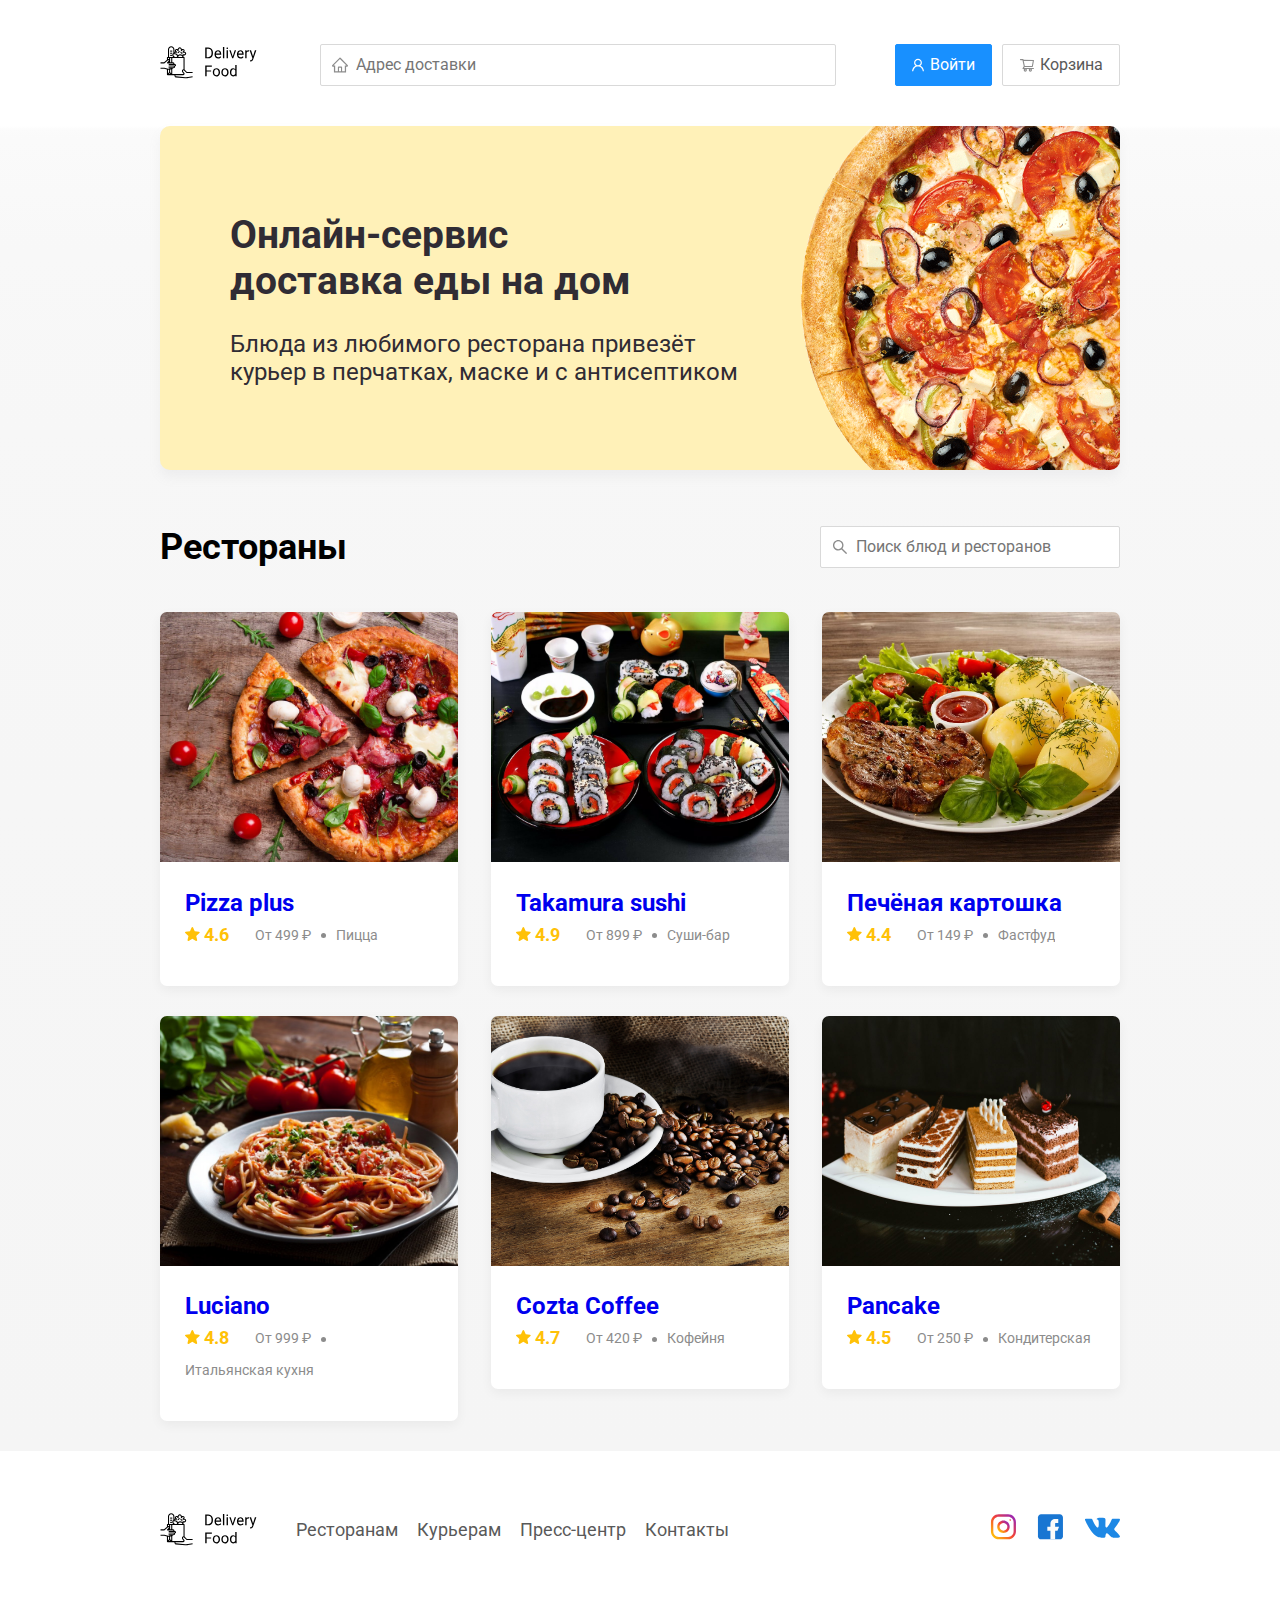
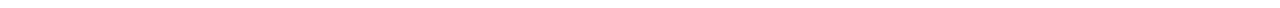
<file: index.html>
<!DOCTYPE html>
<html lang="ru">
<head>
    <meta charset="UTF-8" />
    <meta name="viewport" content="width=device-width, initial-scale=1.0" />
    <title>Delivery Food - доставка еды на дом</title>
    <link href="https://fonts.googleapis.com/css?family=Roboto:400,700&display=swap&subset=cyrillic" rel="stylesheet" />
    <link rel="stylesheet" href="css/normalize.css" />
    <link rel="stylesheet" href="css/style.css" />
</head>
<body>
    <div class="container">
        <header class="header">
            <a href="index.html" class="logo">
            <img src="img/logo.svg" alt="Logo" />
            </a>
            <input type="text" class="input input-address" placeholder="Адрес доставки" />
            <div class="buttons">
                <button class="button button-primary">
                    <img src="img/user.svg" alt="user" class="button-icon" />
               <span class="button-text">Войти</span>
            </button>
                <button class="button">
                    <img src="img/shopping-cart.svg" alt="shopping cart" class="button-icon" />
                <span class="button-text">Корзина</span>
                </button>
        </div>
        </header>
    </div>
    <main class="main">
        <div class="container">
            <section class="promo">
                <h1 class="promo-title">Онлайн-сервис <br /> доставка еды на дом</h1>
                <p class="promo-text">
                    Блюда из любимого ресторана привезёт курьер в перчатках, маске и с антисептиком
                </p>
            </section>
            <section class="restaurants">
                <div class="section-heading">
                    <h2 class="section-title">Рестораны</h2>
                    <input type="text" class="input input-search" placeholder="Поиск блюд и ресторанов" />
                </div>
                <div class="cards">
                    <a href="restaurant.html" class="card">
                        <img src="img/pizza.jpg" alt="pizza" class="card-image">
                        <div class="card-text">
                            <div class="card-heading">
                                <h3 class="card-title">Pizza plus</h3>
                            </div>
                            <div class="card-info">
                                <div class="rating"><img src="img/rating.svg" alt="rating-star"> 4.6</div>
                                <div class="price">От 499 ₽</div>
                                <div class="category">Пицца</div>
                            </div>
                        </div>
                    </a>
                    <a href="restaurant.html" class="card">
                        <img src="img/sushi.jpg" alt="sushi" class="card-image">
                        <div class="card-text">
                            <div class="card-heading">
                                <h3 class="card-title">Takamura sushi</h3>
                            </div>
                            <div class="card-info">
                                <div class="rating"><img src="img/rating.svg" alt="rating-star"> 4.9</div>
                                <div class="price">От 899 ₽</div>
                                <div class="category">Суши-бар</div>
                            </div>
                        </div>
                    </a>
                    <a href="restaurant.html" class="card">
                        <img src="img/potato.jpg" alt="image" class="card-image">
                        <div class="card-text">
                            <div class="card-heading">
                                <h3 class="card-title">Печёная картошка</h3>
                            </div>
                            <div class="card-info">
                                <div class="rating"><img src="img/rating.svg" alt="rating-star"> 4.4</div>
                                <div class="price">От 149 ₽</div>
                                <div class="category">Фастфуд</div>
                            </div>
                        </div>
                    </a>
                    <a href="restaurant.html" class="card">
                        <img src="img/pasta.jpg" alt="image" class="card-image">
                        <div class="card-text">
                            <div class="card-heading">
                                <h3 class="card-title">Luciano</h3>
                            </div>
                            <div class="card-info">
                                <div class="rating"><img src="img/rating.svg" alt="rating-star"> 4.8</div>
                                <div class="price">От 999 ₽</div>
                                <div class="category">Итальянская кухня</div>
                            </div>
                        </div>
                    </a>
                    <a href="restaurant.html" class="card">
                        <img src="img/coffee.jpg" alt="image" class="card-image">
                        <div class="card-text">
                            <div class="card-heading">
                                <h3 class="card-title">Cozta Coffee</h3>
                            </div>
                            <div class="card-info">
                                <div class="rating"><img src="img/rating.svg" alt="rating-star"> 4.7</div>
                                <div class="price">От 420 ₽</div>
                                <div class="category">Кофейня</div>
                            </div>
                        </div>
                    </a>

                    <a href="restaurant.html" class="card">
                        <img src="img/candy.jpg" alt="image" class="card-image">
                        <div class="card-text">
                            <div class="card-heading">
                                <h3 class="card-title">Pancake</h3>
                            </div>
                            <div class="card-info">
                                <div class="rating"><img src="img/rating.svg" alt="rating-star"> 4.5</div>
                                <div class="price">От 250 ₽</div>
                                <div class="category">Кондитерская</div>
                            </div>
                        </div>
                    </a>
                </div>
            </section>
        </div>
    </main>
    <div class="footer">
        <div class="container">
            <div class="footer-block">
                <img src="img/logo.svg" alt="logo" class="logo footer-logo" />
                <nav class="footer-nav">
                <a href="#" class="footer-link">Ресторанам</a>
                <a href="#" class="footer-link">Курьерам</a>
                <a href="#" class="footer-link">Пресс-центр</a>
                <a href="#" class="footer-link">Контакты</a>
                </nav>
                <div class="social-links">
                    <a href="#" class="social-link"><img src="img/instagram.svg" alt="instagram" /></a>
                    <a href="#" class="social-link"><img src="img/fb.svg" alt="facebook" /></a>
                    <a href="#" class="social-link"><img src="img/vk.svg" alt="vk" /></a>
                </div>
            </div>
        </div>
    </div>
</body>
</html>
</file>
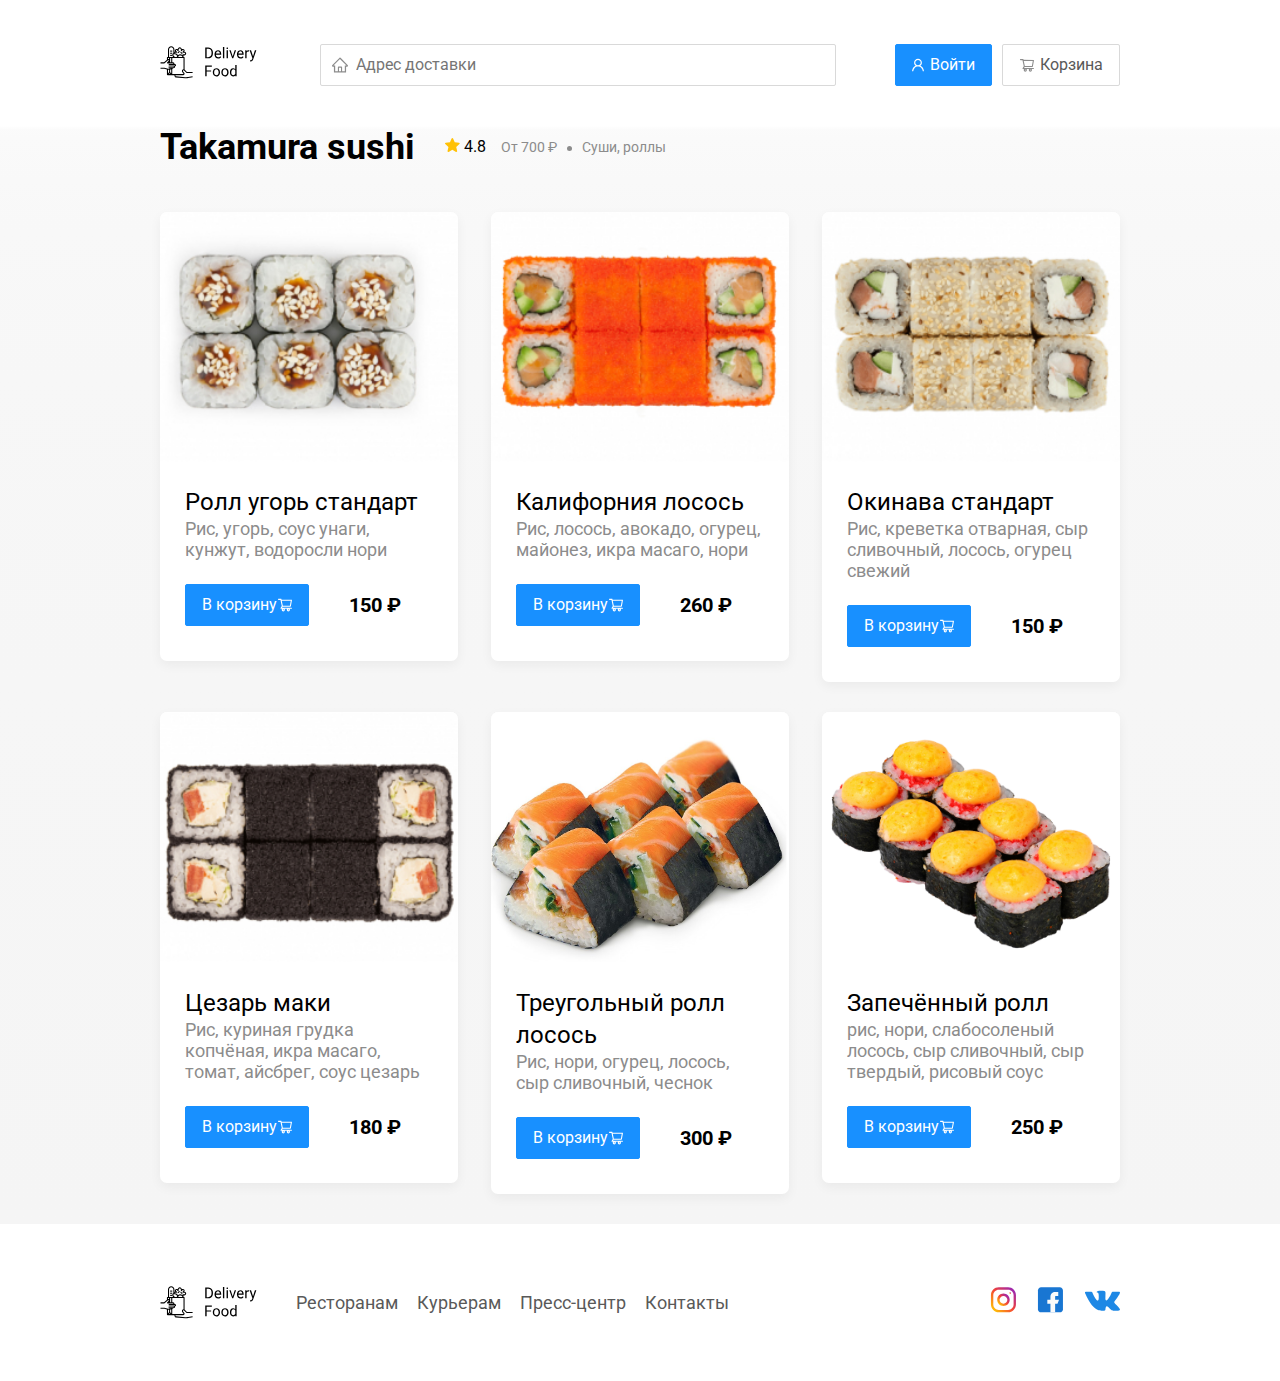
<file: restaurant.html>
<!DOCTYPE html>
<html lang="ru">
<head>
    <meta charset="UTF-8" />
    <meta name="viewport" content="width=device-width, initial-scale=1.0" />
    <title>Delivery Food - доставка еды на дом</title>
    <link href="https://fonts.googleapis.com/css?family=Roboto:400,700&display=swap&subset=cyrillic" rel="stylesheet" />
    <link rel="stylesheet" href="css/normalize.css" />
    <link rel="stylesheet" href="css/animate.css" />
    <link rel="stylesheet" href="css/style.css" />
</head>
<body>
    <div class="container">
        <header class="header">
            <a href="index.html" class="logo animated bounce">
                <img src="img/logo.svg" alt="Logo" />
            </a>
            <input type="text" class="input input-address" placeholder="Адрес доставки" />
            <div class="buttons">
                <button class="button button-primary">
                    <img src="img/user.svg" alt="user" class="button-icon" />
               <span class="button-text">Войти</span>
            </button>
                <button class="button" id="cart-button">
                    <img src="img/shopping-cart.svg" alt="shopping cart" class="button-icon" />
                <span class="button-text">Корзина</span>
                </button>
        </div>
        </header>
    </div>
    <main class="main">
        <div class="container">
            <section class="restaurants">
                <div class="section-heading">
                    <h2 class="section-title">Takamura sushi</h2>
                    <div class="card-info">
                        <div class="rating">
                            <img src="img/rating.svg" alt="rating" class="rating-star" />
                            4.8</div>
                        <div class="price">От 700 ₽</div>
                        <div class="category">Суши, роллы</div>
                    </div>
                </div>
                <div class="cards">
                    
                    <div class="card wow fadeInUp" data-wow-delay="0.2s">
                        <img src="img/rol.jpg" alt="rol" class="card-image" />
                        <div class="card-text">
                            <div class="card-heading">
                                <h3 class="card-title card-title-reg">Ролл угорь стандарт</h3>
                            </div>
                            <div class="card-info">
                                <div class="ingredients">Рис, угорь, соус унаги, кунжут, водоросли нори</div>
                            </div>
                            <div class="card-buttons">
                                <button class="button button-primary">
                                    <span class="button-card-text">В корзину</span>
                                    <img src="img/shopping-cart-white.svg" alt="shopping-cart" class="card-button-image">
                                </button>
                                <strong class="card-price-bold">150 ₽</strong>
                            </div>
                        </div>
                    </div>
                    
                    <div class="card wow fadeInUp" data-wow-delay="0.4s">
                        <img src="img/losos.jpg" alt="california" class="card-image" />
                        <div class="card-text">
                            <div class="card-heading">
                                <h3 class="card-title card-title-reg">Калифорния лосось</h3>
                            </div>
                            <div class="card-info">
                                <div class="ingredients">Рис, лосось, авокадо, огурец, майонез, икра масаго, нори</div>
                            </div>
                            <div class="card-buttons">
                                <button class="button button-primary">
                                    <span class="button-card-text">В корзину</span>
                                    <img src="img/shopping-cart-white.svg" alt="shopping-cart" class="card-button-image">
                                </button>
                                <strong class="card-price-bold">260 ₽</strong>
                            </div>
                        </div>
                    </div>
    
                    <div class="card wow fadeInUp" data-wow-delay="0.6s">
                        <img src="img/okin.jpg" alt="okin" class="card-image" />
                        <div class="card-text">
                            <div class="card-heading">
                                <h3 class="card-title card-title-reg">Окинава стандарт</h3>
                            </div>
                            <div class="card-info">
                                <div class="ingredients">Рис, креветка отварная, сыр сливочный, лосось, огурец свежий</div>
                            </div>
                            <div class="card-buttons">
                                <button class="button button-primary">
                                    <span class="button-card-text">В корзину</span>
                                    <img src="img/shopping-cart-white.svg" alt="shopping-cart" class="card-button-image">
                                </button>
                                <strong class="card-price-bold">150 ₽</strong>
                            </div>
                        </div>
                    </div>
    
                    <div class="card wow fadeInUp" data-wow-delay="0.2s">
                        <img src="img/cez.jpg" alt="cez" class="card-image" />
                        <div class="card-text">
                            <div class="card-heading">
                                <h3 class="card-title card-title-reg">Цезарь маки</h3>
                            </div>
                            <div class="card-info">
                                <div class="ingredients">Рис, куриная грудка копчёная, икра масаго, томат, айсбрег, соус цезарь</div>
                            </div>
                            <div class="card-buttons">
                                <button class="button button-primary">
                                    <span class="button-card-text">В корзину</span>
                                    <img src="img/shopping-cart-white.svg" alt="shopping-cart" class="card-button-image">
                                </button>
                                <strong class="card-price-bold">180 ₽</strong>
                            </div>
                        </div>
                    </div>
    
                    <div class="card wow fadeInUp" data-wow-delay="0.4s">
                        <img src="img/treugroll-los.jpg" alt="treugolniy-roll" class="card-image" />
                        <div class="card-text">
                            <div class="card-heading">
                                <h3 class="card-title card-title-reg">Треугольный ролл лосось</h3>
                            </div>
                            <div class="card-info">
                                <div class="ingredients">Рис, нори, огурец, лосось, сыр сливочный, чеснок</div>
                            </div>
                            <div class="card-buttons">
                                <button class="button button-primary">
                                    <span class="button-card-text">В корзину</span>
                                    <img src="img/shopping-cart-white.svg" alt="shopping-cart" class="card-button-image">
                                </button>
                                <strong class="card-price-bold">300 ₽</strong>
                            </div>
                        </div>
                    </div>
    
                    <div class="card wow fadeInUp" data-wow-delay="0.6s">
                        <img src="img/zapech-roll.jpg" alt="" class="card-image" />
                        <div class="card-text">
                            <div class="card-heading">
                                <h3 class="card-title card-title-reg">Запечённый ролл</h3>
                            </div>
                            <div class="card-info">
                                <div class="ingredients">рис, нори, слабосоленый лосось, сыр сливочный, сыр твердый, рисовый соус</div>
                            </div>
                            <div class="card-buttons">
                                <button class="button button-primary">
                                    <span class="button-card-text">В корзину</span>
                                    <img src="img/shopping-cart-white.svg" alt="shopping-cart" class="card-button-image">
                                </button>
                                <strong class="card-price-bold">250 ₽</strong>
                            </div>
                        </div>
                    </div>  
                </div>
            </section>
        </div>
    </main>
    <footer class="footer">
        <div class="container">
            <div class="footer-block">
                <img src="img/logo.svg" alt="logo" class="logo footer-logo" />
                <nav class="footer-nav">
                <a href="#" class="footer-link">Ресторанам</a>
                <a href="#" class="footer-link">Курьерам</a>
                <a href="#" class="footer-link">Пресс-центр</a>
                <a href="#" class="footer-link">Контакты</a>
                </nav>
                <div class="social-links">
                    <a href="#" class="social-link"><img src="img/instagram.svg" alt="instagram" /></a>
                    <a href="#" class="social-link"><img src="img/fb.svg" alt="facebook" /></a>
                    <a href="#" class="social-link"><img src="img/vk.svg" alt="vk" /></a>
                </div>
            </div>
        </div>
    </footer>

<div class="modal">
    <div class="modal-dialog">
        <div class="modal-header">
            <h3 class="modal-title">Корзина</h3>
                <button class="close">&times;</button>
        </div>
        <div class="modal-body">
            <div class="food-row">
                <span class="food-name">Ролл угорь стандарт</span>
                <strong class="food-price">150 ₽</strong>
                <div class="food-counter">
                    <button class="counter-button">-</button>
                    <span class="counter">1</span>
                    <button class="counter-button">+</button>
                </div>
            </div>
            <div class="food-row">
                <span class="food-name">Калифорния лосось</span>
                <strong class="food-price">260 ₽</strong>
                <div class="food-counter">
                    <button class="counter-button">-</button>
                    <span class="counter">1</span>
                    <button class="counter-button">+</button>
                </div>
            </div>
            <div class="food-row">
                <span class="food-name">Окинава стандарт</span>
                <strong class="food-price">150 ₽</strong>
                <div class="food-counter">
                    <button class="counter-button">-</button>
                    <span class="counter">1</span>
                    <button class="counter-button">+</button>
                </div>
            </div>
            <div class="food-row">
                <span class="food-name">Цезарь маки</span>
                <strong class="food-price">180 ₽</strong>
                <div class="food-counter">
                    <button class="counter-button">-</button>
                    <span class="counter">1</span>
                    <button class="counter-button">+</button>
                </div>
            </div>
            <div class="food-row">
                <span class="food-name">Треугольный ролл лосось</span>
                <strong class="food-price">300 ₽</strong>
                <div class="food-counter">
                    <button class="counter-button">-</button>
                    <span class="counter">1</span>
                    <button class="counter-button">+</button>
                </div>
            </div>
        </div>
        <div class="modal-footer">
            <span class="modal-pricetag">900 ₽</span>
            <div class="footer-buttons">
                <button class="button button-primary">Оформить заказ</button>
                <button class="button">Отмена</button>
            </div>
        </div>
    </div>
</div>
<script src="js/wow.min.js"></script>
<script src="js/main.js"></script>
</body>
</html>
</file>
<file: css/style.css>
* {
    box-sizing: border-box;
}
body {
    font-family: "Roboto", sans-serif;
    padding-top: 44px;
}
.container {
    max-width: 1200px;
    margin: auto;
}
.header {
    display: flex;
    align-items: center;
    justify-content: space-between;
    margin-bottom: 40px;
}
.input {
    background: #ffffff;
    border: 1px solid #d9d9d9;
    border-radius: 2px;
    font-size: 16px;
    line-height: 24px;
    padding: 8px;
    padding-left: 35px;
    background-repeat: no-repeat;
    background-position: left 11px center;
}
.input-address {
    flex: 0.8;
    background-image: url(../img/home.svg);
}
.input-search {
   background-image: url(../img/search.svg);
   width: 300px;
   margin-left: auto;
}
.buttons {
    display: flex;
    align-items: center;
}
.button {
    display: flex;
    align-items: center;
    padding: 8px 16px;
    background: #FFFFFF;
    border: 1px solid #D9D9D9;
    box-sizing: border-box;
    box-shadow: 0px 0px 2px rgba(0, 0, 0, 0.0015);
    border-radius: 2px;
    color: #595959;
    font-size: 16px;
    line-height: 24px;
}
.button-primary {
    background: #1890ff;
    border: 1px solid #1890ff;
    color: #fff;
    margin-right: 10px;
}
.button-icon {
    margin-right: 6px;
}
.button-cart-text {
    margin-right: 10px;
}
.promo {
    box-shadow: 0px 7px 12px rgba(158, 158, 163, 0.1);
    background: #fff1b8 url(../img/promo-image.jpeg) no-repeat top -100px right -247px / 924px;
    border-radius: 10px;
    padding: 60px 70px;
    margin-bottom: 56px;
}
.promo-title {
    font-style: normal;
    font-weight: bold;
    font-size: 39px;
    line-height: 46px;
    color: #302c34;
}
.promo-text {
    font-style: normal;
    font-weight: normal;
    font-size: 24px;
    line-height: 28px;
    color: #302c34;
    max-width: 538px;
}
.main {
    background: linear-gradient(180deg, rgba(245, 245, 245, 0), 1.04%, #f5f5f5 100%);
}
.section-heading {
    display: flex;
    align-items: center;
    margin-bottom: 44px;
}
.section-title {
    font-style: normal;
    font-weight: bold;
    font-size: 36px;
    line-height: 42px;
    margin: 0;
    color: #000000;
    margin-right: 30px;
}
.cards {
    display: flex;
    align-items: flex-start;
    justify-content: space-between;
    flex-wrap: wrap;
}
.card {
    background: #ffffff;
    box-shadow: 0px 4px 12px rgba(0, 0, 0, 0.05);
    border-radius: 7px;
    overflow: hidden;
    margin-bottom: 30px;
    flex-basis: 31%;
    text-decoration: none;
}
.card-image {
    width: 384px;
    height: 250px;
    object-fit: cover;
    max-width: 100%;
}
.card-text {
    padding-top: 20px;
    padding-bottom: 35px;
    padding-left: 25px;
    padding-right: 23px;
}
.card-heading {
    display: flex;
    align-items: center;
    justify-content: space-between;
}
.card-title {
    margin: 0;
    font-style: normal;
    font-weight: bold;
    font-size: 24px;
    line-height: 32px;
}
.card-title-reg {
    font-weight: 400;
}
.card-tag {
    font-style: normal;
    font-weight: normal;
    font-size: 12px;
    line-height: 20px;
    color: #ffffff;
    background: #262626;
    border-radius: 2px;
    padding: 1px 8px;
}
.card-info {
    display: flex;
    align-items: center;
    flex-wrap: wrap;
}
.card-buttons {
    display: flex;
    align-items: center;
    margin-top: 24px;
}
.card-price-bold {
    font-weight: bold;
    font-size: 20px;
    line-height: 32px;
    margin-left: 30px;
} 
.card .rating {
    margin-right: 26px;
    color: #ffc107;
    font-weight: bold;
    font-size: 18px;
    line-height: 32px;
}
.price, 
.category {
    color: #8c8c8c;
    font-size: 18px;
    line-height: 32px;
}
.price {
    margin-right: 10px;
}
.ingredients {
    color: #8c8c8c;
    font-size: 18px;
    line-height: 21px;
}
.category {
    text-overflow: ellipsis;
    overflow: hidden;
    white-space: nowrap;
    max-width: 150px;
}
.price:after {
    content: "";
    width: 5px;
    height: 5px;
    background-color: #8c8c8c;
    display: inline-block;
    vertical-align: middle;
    border-radius: 50%;
    margin-left: 10px;
}
.footer {
    padding: 60px 0;
}
.footer-block {
    display: flex;
    align-items: center;
    justify-content: space-between;
}
.footer-nav {
    margin-left: 35px;
    margin-right: auto;
}
.footer-link {
    display: inline-block;
    color: #595959;
    font-style: normal;
    font-weight: normal;
    font-size: 18px;
    line-height: 21px;
    text-decoration: none;
}
.footer-link:not(:last-child) {
    margin-right: 15px;
}
.social-links {
    display: flex;
    align-items: center;
}
.social-link:not(:last-child) {
    margin-right: 21px;
}
.modal {
    position: fixed;
    left: 0;
    top: 0;
    width: 100%;
    height: 100%;
    background: rgba(0, 0, 0, 0.4);
    display: none;
}
.is-open {
    display: flex;
}
.modal-dialog {
    max-width: 780px;
    width: 95%;
    min-height: 552px;
    background: #ffffff;
    border-radius: 5px;
    margin: auto;
    padding: 40px 45px;
}
.modal-header {
    display: flex;
    align-items: center;
    justify-content: space-between;
    margin-bottom: 45px;
}
.modal-title {
    margin: 0;
    font-weight: bold;
    font-size: 36px;
    line-height: 42px;
}
.close {
    font-size: 36px;
    border: none;
    background-color: transparent;
}
.modal-body {
    margin-bottom: 52px;
}
.food-row {
    display: flex;
    align-items: flex-start;
    justify-content: space-between;
    padding-bottom: 8px;
    border-bottom: 1px solid #d9d9d9;
    margin-bottom: 15px;
}
.food-name {
    font-weight: normal;
    font-size: 18px;
    line-height: 32px;
}
.food-price {
    margin-left: auto;
    margin-right: 47px;
    font-weight: bold;
    font-size: 20px;
    line-height: 32px;
}
.food-counter {
    display: flex;
    align-items: center;
}
.counter-button {
    display: flex;
    align-items: center;
    justify-content: center;
    width: 39px;
    height: 32px;
    background: #ffffff;
    border: 1px solid #40a9ff;
    box-sizing: border-box;
    border-radius: 2px;
    font-weight: normal;
    font-size: 14px;
    line-height: 22px;
    color: #40a9ff;
}
.counter {
    font-size: 16px;
    line-height: 24px;
    margin-left: 10px;
    margin-right: 10px;
}
.modal-footer {
    display: flex;
    align-items: center;
    justify-content: space-between;
}
.footer-buttons {
    display: flex;
    align-items: center;
}
.modal-pricetag {
    background: #262626;
    border-radius: 5px;
    color: #ffffff;
    padding: 15px 20px;
    font-size: 20px;
    line-height: 23px;
}

@media (max-width: 1366px) {
    .container {
        max-width: 960px;
    }
}
.promo {
    background-position: center right -300px;
    background-size: 750px;
}
.rating {
    margin-right: 15px;
}
.category, 
.price {
    font-size: 14px;
}
@media (max-width: 992px) {
    .container {
        max-width: 750px;
    }
    .promo {
        padding: 50px;
        background-size: 500px;
        background-position: center right -200px;
    }
    .promo-text {
        font-size: 18px;
        max-width: 400px;
    }
    .card {
        flex-basis: 49%;
    }
    .footer-link {
        font-size: 16px;
    }
}
@media (max-widht: 768px) {
    .container {
        max-width: 560px;
    }
    .card-info {
        flex-wrap: wrap;
    }
    .rating {
        flex-basis: 100%;
    }
    .card-title {
        font-size: 18px;
    }
    .promo {
        background-size: 400px;
        background-position: bottom 50px right -200px;
    }
    .promo-title {
        font-size: 24px;
        line-height: 1.4;
    }
    .promo-text {
        margin-top: 0;
    }
}
@media (max-width: 578px) {
    .container {
        width: 90%;        
    }
    .header {
        flex-wrap: wrap;
    }
    .input-address {
        margin-top: 15px;
        order: 5;
        flex: 1;
    }
    .promo {
        background-image: none;
    }
    .promo-title {
        margin-bottom: 10px;
    }
    .section-title {
        font-size: 20px;
    }
    .card {
        flex-basis: 100%;
    }
    .card-image {
        width: 100%;
    }
    .footer {
        padding: 30px 0;
    }
    .footer-block {
        align-items: flex-start;
    }
    .footer-nav {
        margin-left: 0;
        margin-right: 0;
        order: 0;
        display: flex;
        flex-direction: column;
    }
    .footer-logo {
        margin-right: 15px;
        order: 1;
    }
    .social-links {
        order: 2;
    }
}
@media (max-width: 480px) {
    .button-text {
        display: none;
    }
    .button-icon {
        margin: 0;
    }
    .button {
        min-height: 40px;
    }
    .promo {
        padding: 20px;
    }
    .section-heading {
        flex-wrap: wrap;
    }
    .footer {
        flex-wrap: wrap;
        flex-direction: column;
        align-items: center;
    }
    .footer-logo {
        order: 0;
        margin-bottom: 20px;
    }
    .footer-nav {
        margin-bottom: 20px;
        text-align: center;
    }
    .footer-link:not(:last-child) {
        margin-right: 0;
    }
}
</file>
